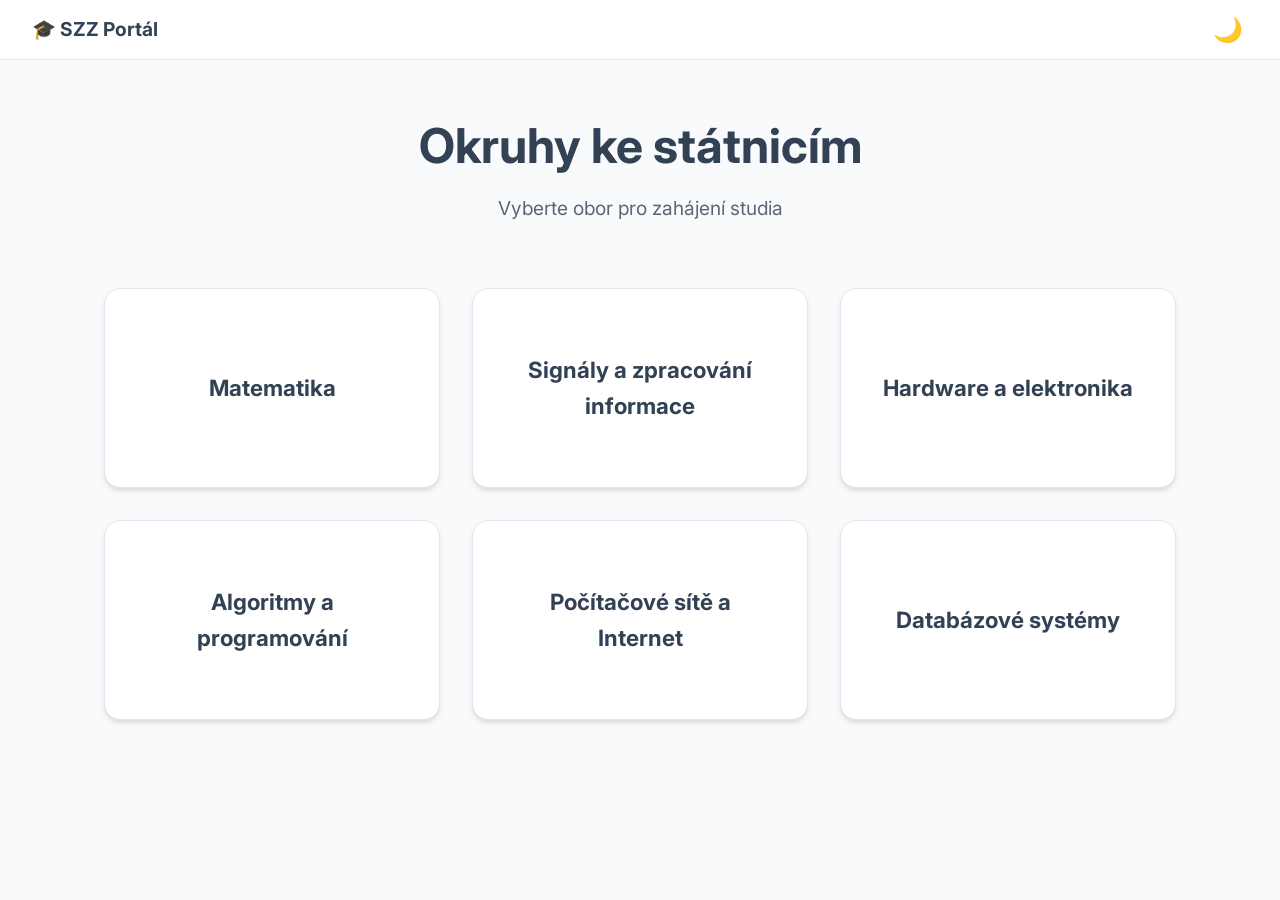
<file: index.html>
<!DOCTYPE html>
<html lang="cs">
<head>
    <meta charset="UTF-8">
    <meta name="viewport" content="width=device-width, initial-scale=1.0">
    <title>Státnice AI Portal</title>
    <link href="https://fonts.googleapis.com/css2?family=Inter:wght@400;600;700&display=swap" rel="stylesheet">
    <link rel="stylesheet" href="css/style.css">
</head>
<body>
    <header>
        <div class="brand">🎓 SZZ Portál</div>
        <button id="theme-toggle" class="theme-toggle">🌙</button>
    </header>
    <div class="container" style="justify-content: center; margin-left:0;">
        <div class="main-content" style="margin-left: 0; max-width: 1200px;">
            <div style="text-align: center;">
                <h1 style="border:none; font-size: 3rem; margin-bottom: 0;">Okruhy ke státnicím</h1>
                <p style="font-size: 1.2rem; opacity: 0.8;">Vyberte obor pro zahájení studia</p>
            </div>
            <div class="grid">
                
        <a href="Matematika.html" class="tile">
            <h2>Matematika</h2>
        </a>
        <a href="Signaly_a_zpracovani_informace.html" class="tile">
            <h2>Signály a zpracování informace</h2>
        </a>
        <a href="Hardware_a_elektronika.html" class="tile">
            <h2>Hardware a elektronika</h2>
        </a>
        <a href="Algoritmy_a_programovani.html" class="tile">
            <h2>Algoritmy a programování</h2>
        </a>
        <a href="Pocitacove_site_a_Internet.html" class="tile">
            <h2>Počítačové sítě a Internet</h2>
        </a>
        <a href="Databazove_systemy.html" class="tile">
            <h2>Databázové systémy</h2>
        </a>
            </div>
        </div>
    </div>
    <script src="js/script.js"></script>
</body>
</html>
</file>
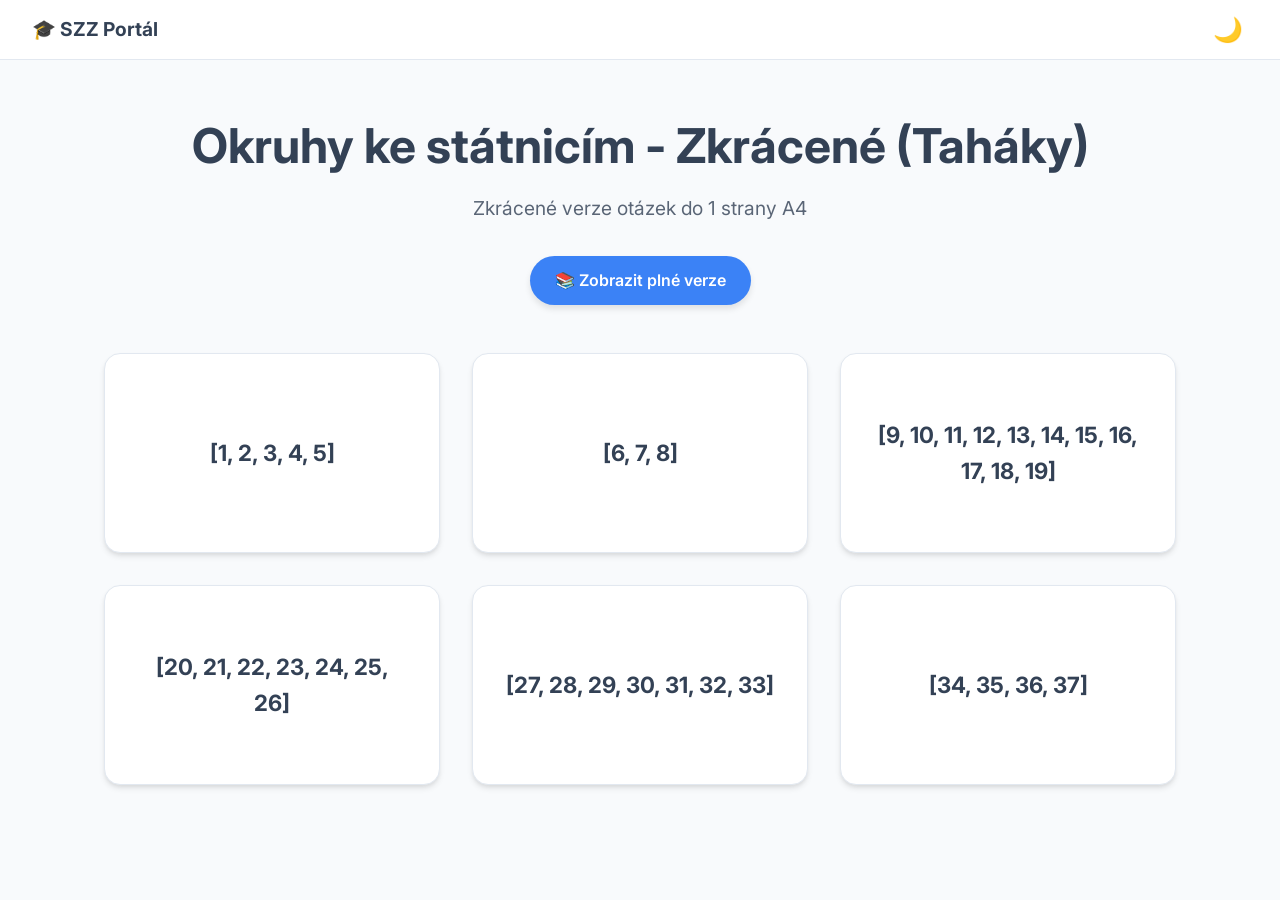
<file: index_zkracene.html>
<!DOCTYPE html>
<html lang="cs">
<head>
    <meta charset="UTF-8">
    <meta name="viewport" content="width=device-width, initial-scale=1.0">
    <title>Státnice AI Portal - Zkrácené (Taháky)</title>
    <link href="https://fonts.googleapis.com/css2?family=Inter:wght@400;600;700&display=swap" rel="stylesheet">
    <link rel="stylesheet" href="css/style.css">
</head>
<body>
    <header>
        <div class="brand">🎓 SZZ Portál</div>
        <button id="theme-toggle" class="theme-toggle">🌙</button>
    </header>
    <div class="container" style="justify-content: center; margin-left:0;">
        <div class="main-content" style="margin-left: 0; max-width: 1200px;">
            <div style="text-align: center;">
                <h1 style="border:none; font-size: 3rem; margin-bottom: 0;">Okruhy ke státnicím - Zkrácené (Taháky)</h1>
                <p style="font-size: 1.2rem; opacity: 0.8; margin-bottom: 2rem;">Zkrácené verze otázek do 1 strany A4</p>
                <a href="index.html" style="display:inline-block; padding: 12px 25px; background:var(--accent); color:white; text-decoration:none; border-radius:25px; font-weight:600; box-shadow: 0 4px 6px rgba(0,0,0,0.1);">📚 Zobrazit plné verze</a>
            </div>
            <div class="grid">
                
        <a href="Matematika_zkracene.html" class="tile">
            <h2>[1, 2, 3, 4, 5]</h2>
        </a>
        <a href="Signaly_a_zpracovani_informace_zkracene.html" class="tile">
            <h2>[6, 7, 8]</h2>
        </a>
        <a href="Algoritmy_a_programovani_zkracene.html" class="tile">
            <h2>[9, 10, 11, 12, 13, 14, 15, 16, 17, 18, 19]</h2>
        </a>
        <a href="Pocitacove_site_a_Internet_zkracene.html" class="tile">
            <h2>[20, 21, 22, 23, 24, 25, 26]</h2>
        </a>
        <a href="Databazove_systemy_zkracene.html" class="tile">
            <h2>[27, 28, 29, 30, 31, 32, 33]</h2>
        </a>
        <a href="Hardware_a_elektronika_zkracene.html" class="tile">
            <h2>[34, 35, 36, 37]</h2>
        </a>
            </div>
        </div>
    </div>
    <script src="js/script.js"></script>
</body>
</html>
</file>
<file: css/style.css>
:root {
        --bg-color: #f8fafc;
        --text-color: #334155;
        --sidebar-bg: rgba(255, 255, 255, 0.95);
        --card-bg: #ffffff;
        --accent: #3b82f6;
        --accent-hover: #2563eb;
        --border-color: #e2e8f0;
        --glass-border: rgba(255, 255, 255, 0.3);
        --code-bg: #f1f5f9;
        --code-text: #475569;
        --shadow: 0 4px 6px -1px rgba(0, 0, 0, 0.1), 0 2px 4px -1px rgba(0, 0, 0, 0.06);
    }
    
    [data-theme="dark"] {
        --bg-color: #0f172a;
        --text-color: #cbd5e1;
        --sidebar-bg: rgba(30, 41, 59, 0.95);
        --card-bg: #1e293b;
        --accent: #60a5fa;
        --accent-hover: #93c5fd;
        --border-color: #334155;
        --glass-border: rgba(255, 255, 255, 0.05);
        --code-bg: #0f172a;
        --code-text: #94a3b8;
        --shadow: 0 4px 6px -1px rgba(0, 0, 0, 0.5);
    }

    * { box-sizing: border-box; margin: 0; padding: 0; }
    
    body {
        font-family: 'Inter', -apple-system, BlinkMacSystemFont, "Segoe UI", Roboto, sans-serif;
        background-color: var(--bg-color);
        color: var(--text-color);
        transition: background-color 0.3s ease, color 0.3s ease;
        line-height: 1.6;
        overflow-x: hidden;
    }

    a { color: var(--accent); text-decoration: none; transition: color 0.2s; }
    a:hover { color: var(--accent-hover); }

    /* Header */
    header {
        position: fixed;
        top: 0; left: 0; right: 0;
        height: 60px;
        background: var(--sidebar-bg);
        backdrop-filter: blur(10px);
        -webkit-backdrop-filter: blur(10px);
        border-bottom: 1px solid var(--border-color);
        display: flex;
        align-items: center;
        justify-content: space-between;
        padding: 0 2rem;
        z-index: 1000;
    }
    
    .brand { font-size: 1.2rem; font-weight: 700; display: flex; align-items: center; gap: 10px; }
    
    .theme-toggle {
        background: none; border: none; font-size: 1.5rem; cursor: pointer; color: var(--text-color); padding: 5px;
    }

    /* Layout */
    .container {
        display: flex;
        margin-top: 60px;
        min-height: calc(100vh - 60px);
        width: 100%;
    }

    /* Sidebar TOC */
    .sidebar {
        width: 300px;
        background: var(--sidebar-bg);
        border-right: 1px solid var(--border-color);
        position: fixed;
        top: 60px; bottom: 0; left: 0;
        overflow-y: auto;
        padding: 2rem 1rem;
        backdrop-filter: blur(10px);
        transition: transform 0.3s ease;
        z-index: 900;
    }
    
    .toc-title { font-size: 0.9rem; text-transform: uppercase; letter-spacing: 1px; color: var(--text-color); opacity: 0.7; margin-bottom: 1rem; font-weight: 700; padding-left: 1rem; }
    
    .toc-list { list-style: none; }
    .toc-list li a {
        display: block;
        padding: 0.5rem 1rem;
        color: var(--text-color);
        border-radius: 8px;
        font-size: 0.95rem;
        transition: background 0.2s;
        word-break: break-word;
    }
    .toc-list li a:hover { background: var(--border-color); }

    /* Main Content */
    .main-content {
        flex: 1;
        margin-left: 300px;
        padding: 3rem 4rem;
        display: flex;
        flex-direction: column;
        align-items: center; /* Center children for large screens */
        width: calc(100% - 300px);
    }

    .main-content > * {
        width: 100%;
        max-width: 1200px; /* Restrict max width for readability on ultra-wide screens */
    }

    .main-content h1 { font-size: 2.2rem; margin-top: 2.5rem; margin-bottom: 1.5rem; border-bottom: 2px solid var(--border-color); padding-bottom: 0.5rem; }
    .main-content h1:first-child { margin-top: 0; }
    .main-content h2 { font-size: 1.5rem; margin-top: 2rem; margin-bottom: 1rem; color: var(--accent); }
    .main-content h3 { margin-top: 1.5rem; margin-bottom: 0.5rem; }
    .main-content p { margin-bottom: 1rem; }
    .main-content ul, .main-content ol { margin-bottom: 1rem; padding-left: 2rem; }
    .main-content li { margin-bottom: 0.5rem; }

    /* Glassmorphism Cards for content sections */
    .question-section {
        background: var(--card-bg);
        border: 1px solid var(--border-color);
        border-radius: 12px;
        padding: 2.5rem;
        margin-bottom: 3rem;
        box-shadow: var(--shadow);
        overflow-wrap: break-word;
    }
    
    code { background: var(--code-bg); color: var(--code-text); padding: 0.2rem 0.4rem; border-radius: 4px; font-family: monospace; word-break: break-word; }
    pre { background: var(--code-bg); padding: 1rem; border-radius: 8px; overflow-x: auto; margin-bottom: 1rem; border: 1px solid var(--border-color); max-width: 100%; }
    pre code { background: none; padding: 0; white-space: pre; }
    
    blockquote { border-left: 4px solid var(--accent); padding-left: 1rem; font-style: italic; opacity: 0.8; margin-bottom: 1rem; }
    
    /* Responsive Table */
    table { display: block; width: 100%; overflow-x: auto; border-collapse: collapse; margin-bottom: 1rem; white-space: nowrap; }
    th, td { border: 1px solid var(--border-color); padding: 0.75rem; text-align: left; }
    th { background: var(--code-bg); }
    
    /* Responsive Media */
    img, video { max-width: 100%; height: auto; border-radius: 8px; }

    /* MathJax Overflow Fix */
    .MathJax_Display { overflow-x: auto; overflow-y: hidden; max-width: 100%; }

    /* PDF Download Button */
    .pdf-btn {
        display: inline-flex;
        align-items: center;
        gap: 8px;
        background: linear-gradient(135deg, var(--accent), var(--accent-hover));
        color: white !important;
        padding: 10px 20px;
        border-radius: 20px;
        font-weight: 600;
        box-shadow: 0 4px 15px rgba(59, 130, 246, 0.4);
        margin-bottom: 2rem;
        transition: transform 0.2s;
        align-self: flex-start;
    }
    .pdf-btn:hover { transform: translateY(-2px); color: white; }

    /* Homepage Tiles */
    .grid {
        display: grid;
        grid-template-columns: repeat(auto-fit, minmax(280px, 1fr));
        gap: 2rem;
        margin-top: 3rem;
        width: 100%;
    }
    
    .tile {
        background: var(--card-bg);
        border: 1px solid var(--border-color);
        border-radius: 16px;
        padding: 2rem;
        text-align: center;
        box-shadow: var(--shadow);
        transition: transform 0.3s, box-shadow 0.3s;
        display: flex;
        flex-direction: column;
        justify-content: center;
        align-items: center;
        min-height: 200px;
    }
    
    .tile:hover {
        transform: translateY(-5px);
        box-shadow: 0 10px 25px rgba(0,0,0,0.1);
        border-color: var(--accent);
    }
    
    .tile h2 { margin: 0; color: var(--text-color); font-size: 1.4rem; }

    /* Mobile Hamburger */
    .hamburger { display: none; background: none; border: none; font-size: 1.5rem; color: var(--text-color); cursor: pointer; padding: 5px; }

    /* --- RESPONSIVE BREAKPOINTS --- */
    
    @media (max-width: 1200px) {
        .main-content { padding: 2rem 3rem; }
    }

    @media (max-width: 1024px) {
        .sidebar { width: 260px; }
        .main-content { margin-left: 260px; width: calc(100% - 260px); padding: 2rem; }
    }

    @media (max-width: 768px) {
        header { padding: 0 1rem; }
        .brand { font-size: 1.1rem; }
        .hamburger { display: block; }
        
        .sidebar { 
            transform: translateX(-100%); 
            width: 280px; 
            box-shadow: 2px 0 10px rgba(0,0,0,0.1);
        }
        .sidebar.active { transform: translateX(0); }
        
        /* Backdrop for mobile sidebar */
        .sidebar-overlay {
            display: none;
            position: fixed;
            top: 60px; left: 0; right: 0; bottom: 0;
            background: rgba(0,0,0,0.5);
            z-index: 800;
            backdrop-filter: blur(2px);
        }
        .sidebar.active + .sidebar-overlay { display: block; }

        .main-content { 
            margin-left: 0; 
            width: 100%; 
            padding: 1.5rem 1rem; 
        }
        .question-section { padding: 1.5rem; margin-bottom: 2rem; }
        .grid { grid-template-columns: 1fr; gap: 1rem; }
    }
    
    @media (max-width: 480px) {
        .main-content h1 { font-size: 1.8rem; margin-top: 1rem; }
        .main-content h2 { font-size: 1.4rem; }
        .question-section { padding: 1.25rem; border-radius: 8px; }
        .tile { min-height: 150px; padding: 1.5rem; }
        .tile h2 { font-size: 1.2rem; }
    }
</file>
